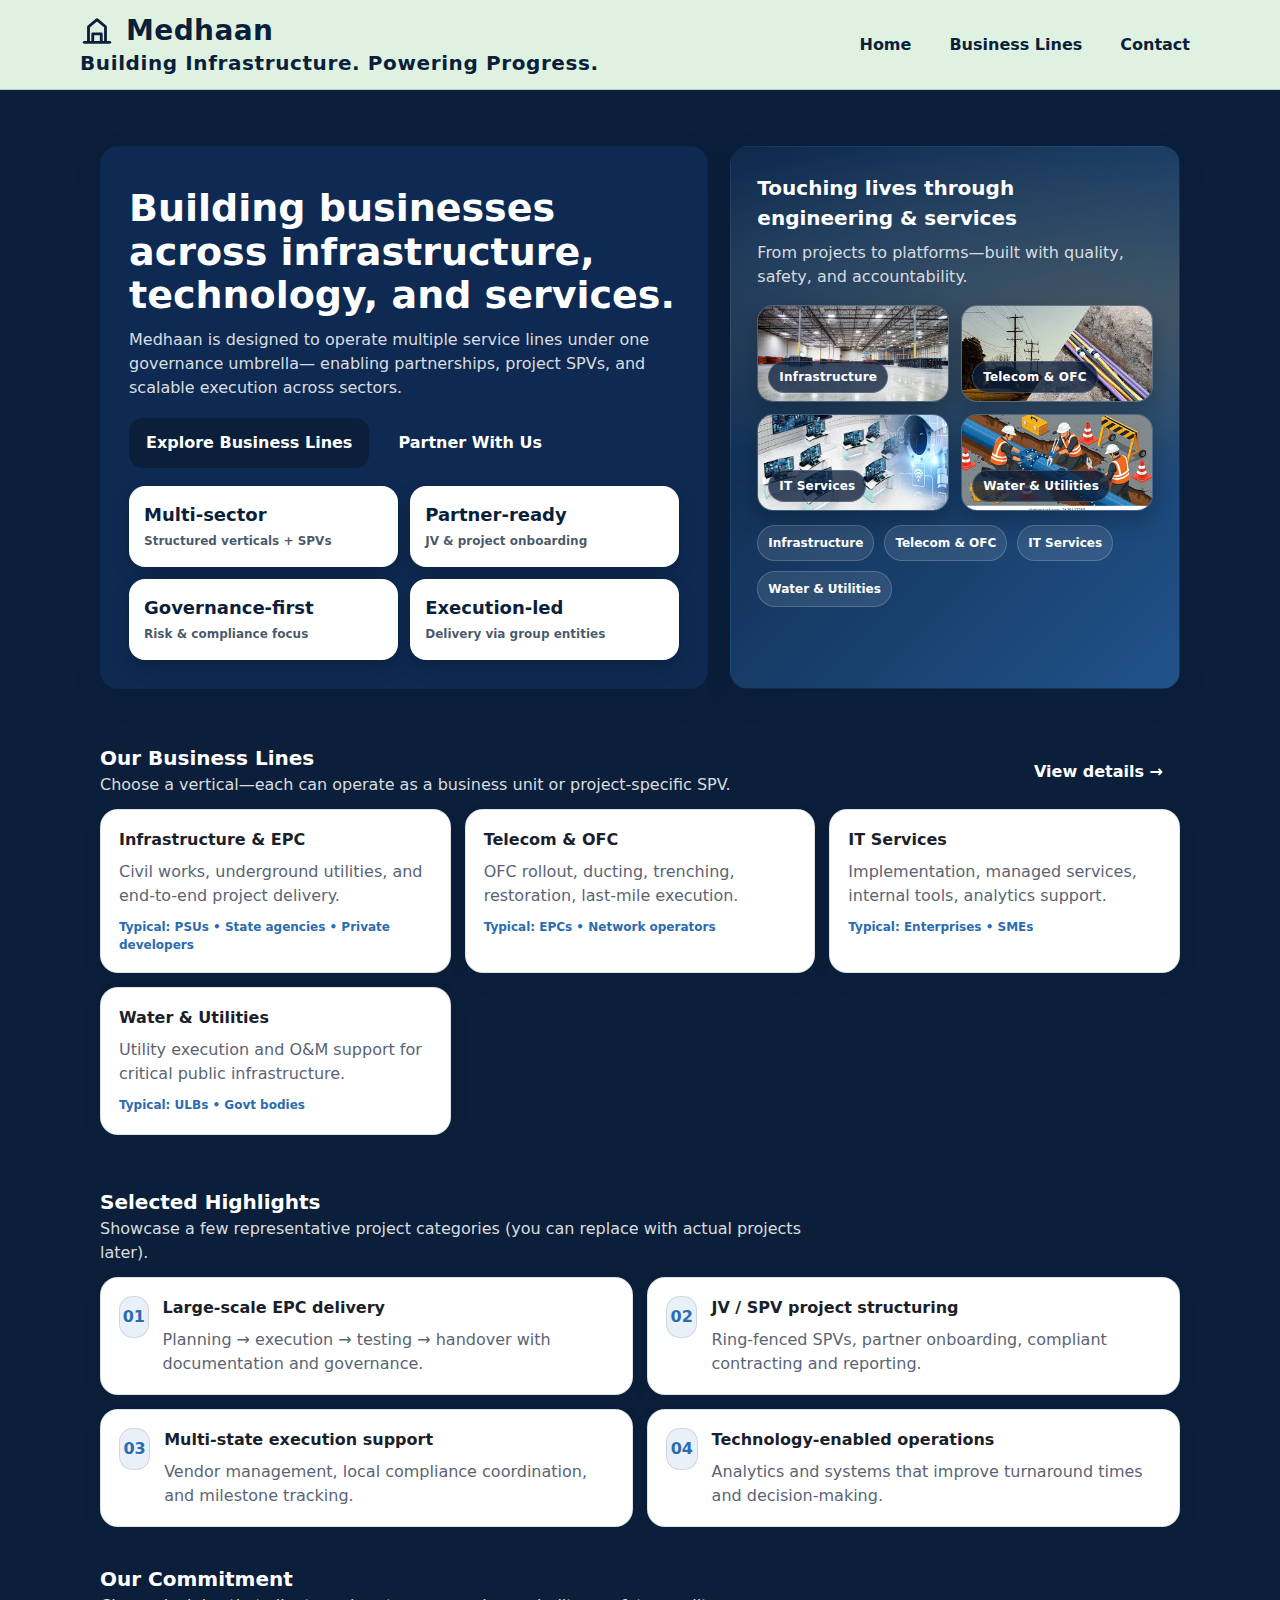
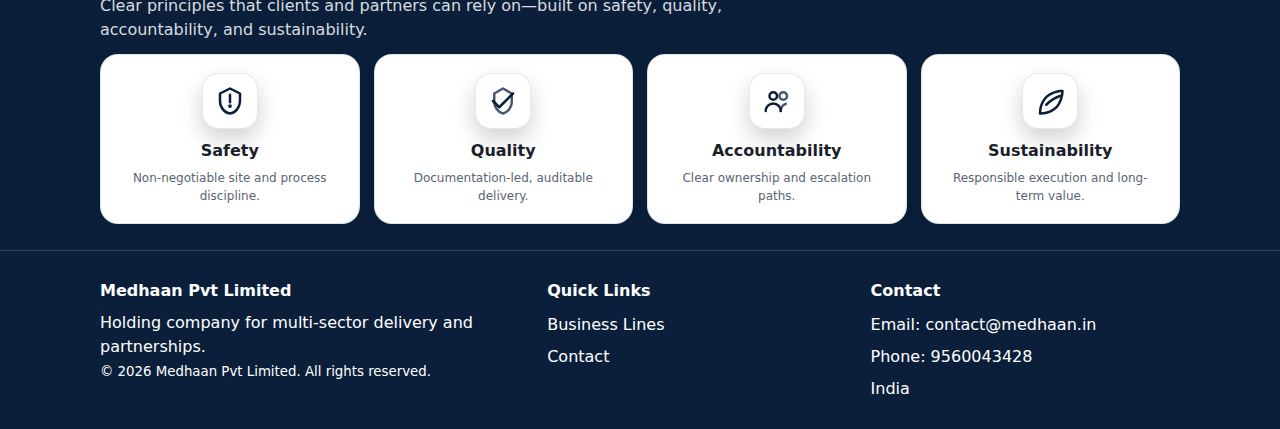
<file: index.html>
<!doctype html>
<html lang="en">
<head>
  <meta charset="utf-8"/>
  <meta name="viewport" content="width=device-width, initial-scale=1"/>
  <title>Medhaan | Multi-Sector Holding Company</title>
  <link rel="stylesheet" href="styles.css"/>
</head>

<body style="background:#0B1F3B;">

  <header class="topbar">
    <div class="container nav headerFlex">

      <!-- BRAND BLOCK (LEFT) -->
      <div class="brandWrapper">
        <div class="brandRow">
          <!-- Infrastructure icon -->
          <svg class="brandIcon" viewBox="0 0 24 24" fill="none" aria-hidden="true">
            <path d="M3 20h18" stroke="currentColor" stroke-width="2" stroke-linecap="round"/>
            <path d="M6 20V9l6-5 6 5v11" stroke="currentColor" stroke-width="2" stroke-linejoin="round"/>
            <path d="M9 20v-6h6v6" stroke="currentColor" stroke-width="2" stroke-linejoin="round"/>
          </svg>

          <div class="brandTitle">Medhaan</div>
        </div>

        <!-- TAGLINE DIRECTLY UNDER TITLE -->
        <div class="brandTagline">
          Building Infrastructure. Powering Progress.
        </div>
      </div>

      <!-- NAVIGATION (RIGHT) -->
      <nav class="menu" aria-label="Primary">
        <a href="index.html">Home</a>
        <a href="business.html">Business Lines</a>
        <a href="contact.html">Contact</a>
      </nav>

    </div>
  </header>

  <main>
    <section class="hero">
      <div class="container heroGrid">

        <div class="heroCard" style="background:#0E2A52; color:white;">

          <h1 style="color:white;">
            Building businesses across infrastructure, technology, and services.
          </h1>

          <p class="lead" style="color:rgba(255,255,255,0.85);">
            Medhaan is designed to operate multiple service lines under one governance umbrella—
            enabling partnerships, project SPVs, and scalable execution across sectors.
          </p>

          <div class="ctaRow">
            <a class="btn primary" href="business.html">Explore Business Lines</a>
            <a class="btn ghost" href="contact.html">Partner With Us</a>
          </div>

          <div class="heroStats" aria-label="Highlights">
            <div class="stat"><b>Multi-sector</b><span>Structured verticals + SPVs</span></div>
            <div class="stat"><b>Partner-ready</b><span>JV & project onboarding</span></div>
            <div class="stat"><b>Governance-first</b><span>Risk & compliance focus</span></div>
            <div class="stat"><b>Execution-led</b><span>Delivery via group entities</span></div>
          </div>
        </div>

        <!-- RIGHT SECTION (LOCAL IMAGES) -->
        <aside class="sideImage">
          <div>
            <h2>Touching lives through engineering & services</h2>
            <p>From projects to platforms—built with quality, safety, and accountability.</p>

            <!-- ✅ Local image grid (MD/images) -->
            <div class="sectorGrid" aria-label="Sector snapshots">

              <div class="sectorItem">
                <img src="infra.jpg" alt="Infrastructure"/>
                <span>Infrastructure</span>
              </div>

              <div class="sectorItem">
                <img src="telecom.jpg" alt="Telecom and OFC"/>
                <span>Telecom &amp; OFC</span>
              </div>

              <div class="sectorItem">
                <img src="it.jpg" alt="IT Services"/>
                <span>IT Services</span>
              </div>

              <div class="sectorItem">
                <img src="water.jpg" alt="Water and Utilities"/>
                <span>Water &amp; Utilities</span>
              </div>

            </div>

            <!-- Pills stay below (removed Power & Renewables + Manufacturing) -->
            <div class="pillRow" aria-label="Example sectors">
              <span class="pill">Infrastructure</span>
              <span class="pill">Telecom &amp; OFC</span>
              <span class="pill">IT Services</span>
              <span class="pill">Water &amp; Utilities</span>
            </div>

          </div>

          
        </aside>

      </div>
    </section>

    <section class="section" id="verticals">
      <div class="container">

        <div class="sectionHeader" style="color:white;">
          <div>
            <h3 style="color:white;">Our Business Lines</h3>
            <p style="color:rgba(255,255,255,0.85);">
              Choose a vertical—each can operate as a business unit or project-specific SPV.
            </p>
          </div>
          <a class="btn ghost" href="business.html">View details →</a>
        </div>

        <div class="grid">
          <div class="card">
            <h4>Infrastructure & EPC</h4>
            <p>Civil works, underground utilities, and end-to-end project delivery.</p>
            <div class="tag">Typical: PSUs • State agencies • Private developers</div>
          </div>

          <!-- ✅ Removed Power & Renewables -->

          <div class="card">
            <h4>Telecom & OFC</h4>
            <p>OFC rollout, ducting, trenching, restoration, last-mile execution.</p>
            <div class="tag">Typical: EPCs • Network operators</div>
          </div>

          <div class="card">
            <h4>IT Services</h4>
            <p>Implementation, managed services, internal tools, analytics support.</p>
            <div class="tag">Typical: Enterprises • SMEs</div>
          </div>

          <!-- ✅ Removed Manufacturing & Supply -->

          <div class="card">
            <h4>Water & Utilities</h4>
            <p>Utility execution and O&amp;M support for critical public infrastructure.</p>
            <div class="tag">Typical: ULBs • Govt bodies</div>
          </div>
        </div>

      </div>
    </section>

    <section class="section">
      <div class="container">

        <div class="sectionHeader" style="color:white;">
          <div>
            <h3 style="color:white;">Selected Highlights</h3>
            <p style="color:rgba(255,255,255,0.85);">
              Showcase a few representative project categories (you can replace with actual projects later).
            </p>
          </div>
        </div>

        <div class="projects">
          <div class="card project">
            <div class="badge">01</div>
            <div>
              <h4>Large-scale EPC delivery</h4>
              <p>Planning → execution → testing → handover with documentation and governance.</p>
            </div>
          </div>
          <div class="card project">
            <div class="badge">02</div>
            <div>
              <h4>JV / SPV project structuring</h4>
              <p>Ring-fenced SPVs, partner onboarding, compliant contracting and reporting.</p>
            </div>
          </div>
          <div class="card project">
            <div class="badge">03</div>
            <div>
              <h4>Multi-state execution support</h4>
              <p>Vendor management, local compliance coordination, and milestone tracking.</p>
            </div>
          </div>
          <div class="card project">
            <div class="badge">04</div>
            <div>
              <h4>Technology-enabled operations</h4>
              <p>Analytics and systems that improve turnaround times and decision-making.</p>
            </div>
          </div>
        </div>

        <hr class="sep"/>

        <div class="sectionHeader" style="color:white;">
          <div>
            <h3 style="color:white;">Our Commitment</h3>
            <p style="color:rgba(255,255,255,0.85);">
              Clear principles that clients and partners can rely on—built on safety, quality, accountability, and sustainability.
            </p>
          </div>
        </div>

        <div class="commitGrid">

          <div class="card commit">
            <div class="commitIconBox" aria-hidden="true">
              <!-- Safety icon -->
              <svg viewBox="0 0 24 24" fill="none">
                <path d="M12 2l8 4v6c0 5-3.5 9.5-8 10-4.5-.5-8-5-8-10V6l8-4z"
                      stroke="currentColor" stroke-width="2" stroke-linejoin="round"/>
                <path d="M12 7v6" stroke="currentColor" stroke-width="2" stroke-linecap="round"/>
                <path d="M12 16h.01" stroke="currentColor" stroke-width="3" stroke-linecap="round"/>
              </svg>
            </div>
            <b>Safety</b>
            <span>Non-negotiable site and process discipline.</span>
          </div>

          <div class="card commit">
            <div class="commitIconBox" aria-hidden="true">
              <!-- Quality icon -->
              <svg viewBox="0 0 24 24" fill="none">
                <path d="M20 6l-11 11-5-5" stroke="currentColor" stroke-width="2" stroke-linecap="round" stroke-linejoin="round"/>
                <path d="M12 2l7 4v7c0 4-3 8-7 9-4-1-7-5-7-9V6l7-4z"
                      stroke="currentColor" stroke-width="2" stroke-linejoin="round" opacity="0.75"/>
              </svg>
            </div>
            <b>Quality</b>
            <span>Documentation-led, auditable delivery.</span>
          </div>

          <div class="card commit">
            <div class="commitIconBox" aria-hidden="true">
              <!-- Accountability icon -->
              <svg viewBox="0 0 24 24" fill="none">
                <path d="M9 11a3 3 0 1 0 0-6 3 3 0 0 0 0 6z" stroke="currentColor" stroke-width="2"/>
                <path d="M17 11a3 3 0 1 0 0-6 3 3 0 0 0 0 6z" stroke="currentColor" stroke-width="2" opacity="0.75"/>
                <path d="M3 20c0-3.3 2.7-6 6-6s6 2.7 6 6" stroke="currentColor" stroke-width="2" stroke-linecap="round"/>
                <path d="M15 20c0-2.6 1.6-4.8 4-5.7" stroke="currentColor" stroke-width="2" stroke-linecap="round" opacity="0.75"/>
              </svg>
            </div>
            <b>Accountability</b>
            <span>Clear ownership and escalation paths.</span>
          </div>

          <div class="card commit">
            <div class="commitIconBox" aria-hidden="true">
              <!-- Sustainability icon -->
              <svg viewBox="0 0 24 24" fill="none">
                <path d="M20 4s-8 1-12 6-4 12-4 12 7 0 12-4 6-12 6-14z"
                      stroke="currentColor" stroke-width="2" stroke-linejoin="round"/>
                <path d="M9 15c2-2 5-5 11-7" stroke="currentColor" stroke-width="2" stroke-linecap="round"/>
              </svg>
            </div>
            <b>Sustainability</b>
            <span>Responsible execution and long-term value.</span>
          </div>

        </div>

      </div>
    </section>
  </main>

  <footer class="footer">
    <div class="container footerGrid">
      <div>
        <b>Medhaan Pvt Limited</b>
        <p style="margin:8px 0 0">Holding company for multi-sector delivery and partnerships.</p>
        <small>© <span id="year"></span> Medhaan Pvt Limited. All rights reserved.</small>
      </div>
      <div>
        <b>Quick Links</b>
        <div style="display:grid;gap:8px;margin-top:10px">
          <a href="business.html">Business Lines</a>
          <a href="contact.html">Contact</a>
        </div>
      </div>
      <div>
        <b>Contact</b>
        <div style="display:grid;gap:8px;margin-top:10px">
          <span>Email: contact@medhaan.in</span>
          <span>Phone: 9560043428</span>
          <span>India</span>
        </div>
      </div>
    </div>
  </footer>

  <script src="app.js"></script>
  <script>document.getElementById("year").textContent = new Date().getFullYear();</script>
</body>
</html>
</file>
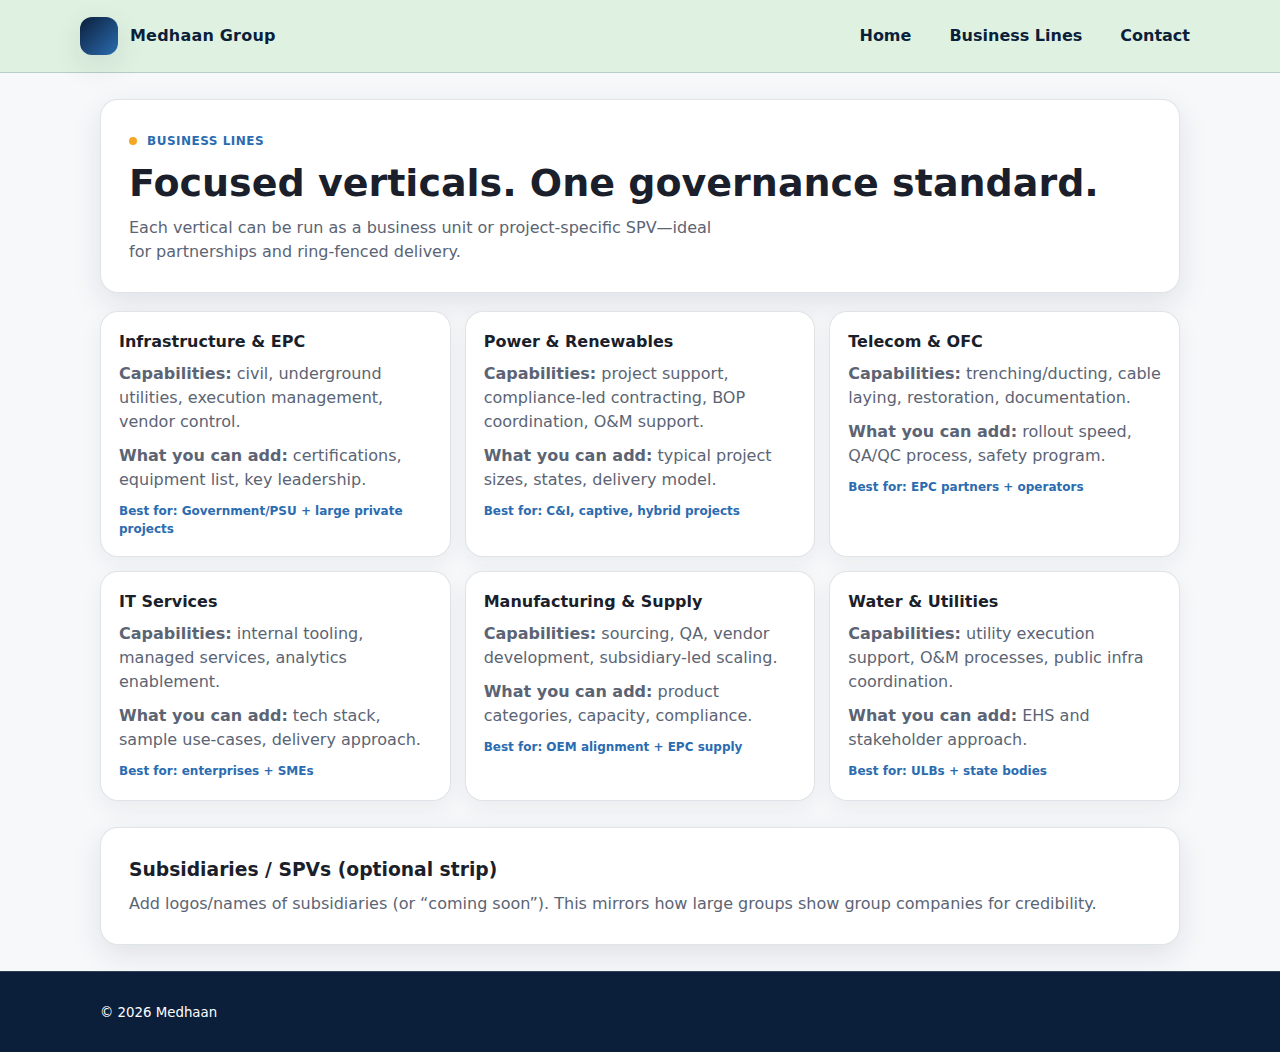
<file: business.html>
<!doctype html>
<html lang="en">
<head>
  <meta charset="utf-8"/>
  <meta name="viewport" content="width=device-width, initial-scale=1"/>
  <title>Business Lines | Medhaan Group</title>
  <link rel="stylesheet" href="styles.css"/>
</head>
<body>
  <header class="topbar">
    <div class="container nav">
      <a class="brand" href="index.html">
        <div class="logo" aria-hidden="true"></div>
        <div>Medhaan Group</div>
      </a>
      <nav class="menu" aria-label="Primary">
        <a href="index.html">Home</a>
        <a href="business.html">Business Lines</a>
        <a href="contact.html">Contact</a>
      </nav>
    </div>
  </header>

  <main class="section">
    <div class="container">
      <div class="heroCard">
        <div class="kicker"><span class="kickerDot"></span> Business lines</div>
        <h1 style="margin-top:10px">Focused verticals. One governance standard.</h1>
        <p class="lead">Each vertical can be run as a business unit or project-specific SPV—ideal for partnerships and ring-fenced delivery.</p>
      </div>

      <div class="section" style="padding-top:18px">
        <div class="grid">
          <div class="card">
            <h4>Infrastructure & EPC</h4>
            <p><b>Capabilities:</b> civil, underground utilities, execution management, vendor control.</p>
            <p style="margin-top:10px"><b>What you can add:</b> certifications, equipment list, key leadership.</p>
            <div class="tag">Best for: Government/PSU + large private projects</div>
          </div>

          <div class="card">
            <h4>Power & Renewables</h4>
            <p><b>Capabilities:</b> project support, compliance-led contracting, BOP coordination, O&amp;M support.</p>
            <p style="margin-top:10px"><b>What you can add:</b> typical project sizes, states, delivery model.</p>
            <div class="tag">Best for: C&amp;I, captive, hybrid projects</div>
          </div>

          <div class="card">
            <h4>Telecom & OFC</h4>
            <p><b>Capabilities:</b> trenching/ducting, cable laying, restoration, documentation.</p>
            <p style="margin-top:10px"><b>What you can add:</b> rollout speed, QA/QC process, safety program.</p>
            <div class="tag">Best for: EPC partners + operators</div>
          </div>

          <div class="card">
            <h4>IT Services</h4>
            <p><b>Capabilities:</b> internal tooling, managed services, analytics enablement.</p>
            <p style="margin-top:10px"><b>What you can add:</b> tech stack, sample use-cases, delivery approach.</p>
            <div class="tag">Best for: enterprises + SMEs</div>
          </div>

          <div class="card">
            <h4>Manufacturing & Supply</h4>
            <p><b>Capabilities:</b> sourcing, QA, vendor development, subsidiary-led scaling.</p>
            <p style="margin-top:10px"><b>What you can add:</b> product categories, capacity, compliance.</p>
            <div class="tag">Best for: OEM alignment + EPC supply</div>
          </div>

          <div class="card">
            <h4>Water & Utilities</h4>
            <p><b>Capabilities:</b> utility execution support, O&amp;M processes, public infra coordination.</p>
            <p style="margin-top:10px"><b>What you can add:</b> EHS and stakeholder approach.</p>
            <div class="tag">Best for: ULBs + state bodies</div>
          </div>
        </div>
      </div>

      <div class="heroCard">
        <h3 style="margin:0 0 8px">Subsidiaries / SPVs (optional strip)</h3>
        <p class="lead" style="max-width:none">
          Add logos/names of subsidiaries (or “coming soon”). This mirrors how large groups show group companies for credibility.
        </p>
      </div>
    </div>
  </main>

  <footer class="footer">
    <div class="container">
      <small>© <span id="year"></span> Medhaan</small>
    </div>
  </footer>

  <script>document.getElementById("year").textContent = new Date().getFullYear();</script>
</body>
</html>
</file>
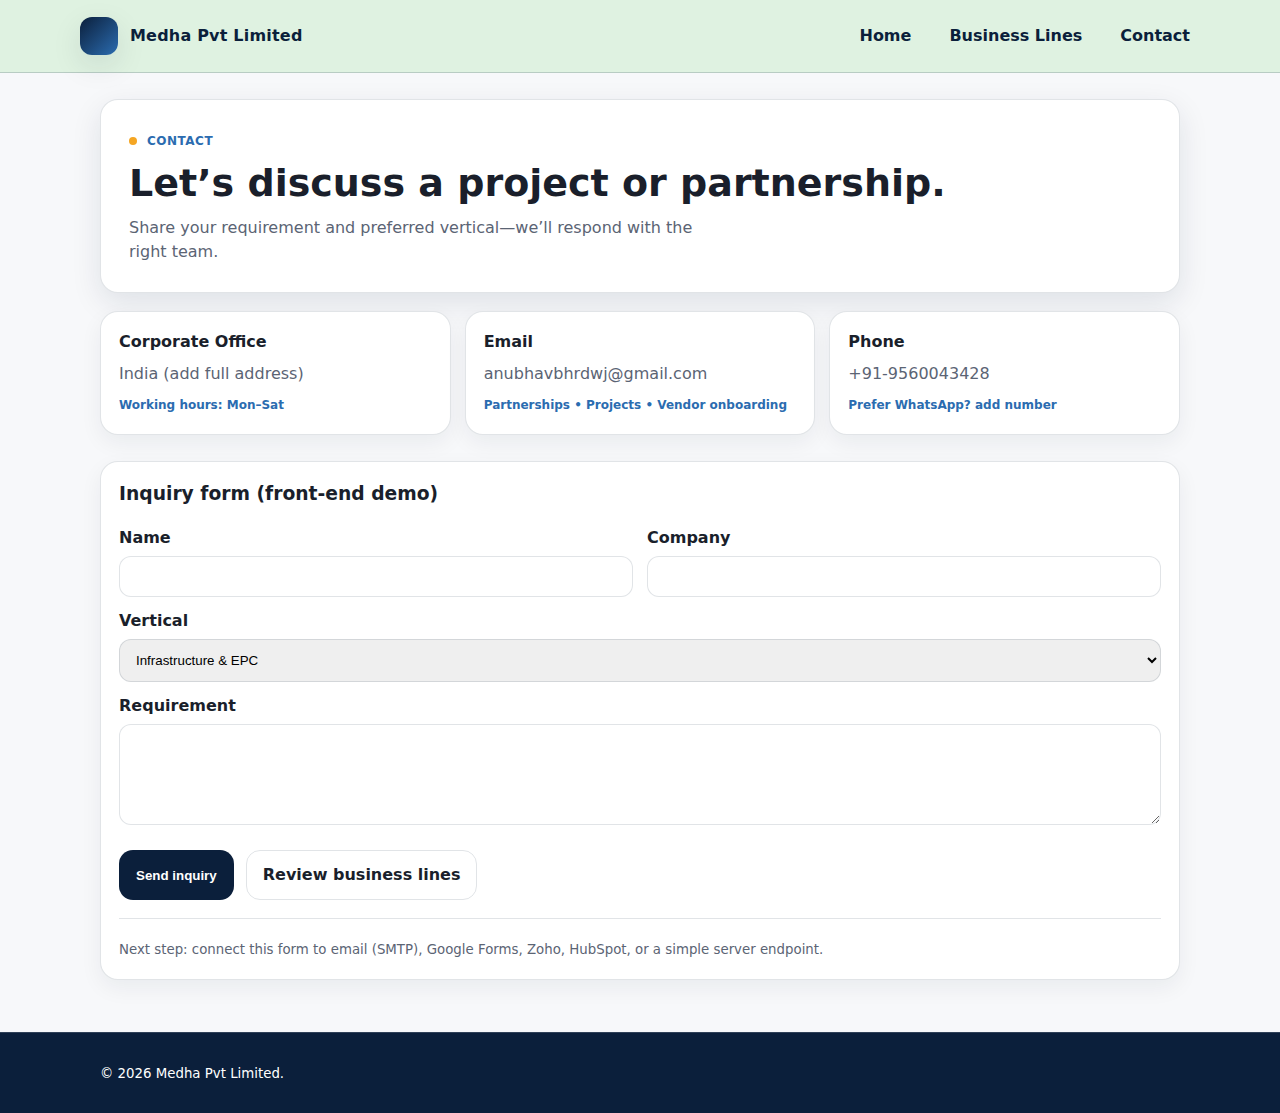
<file: contact.html>
<!doctype html>
<html lang="en">
<head>
  <meta charset="utf-8"/>
  <meta name="viewport" content="width=device-width, initial-scale=1"/>
  <title>Contact | Medha Pvt Limited</title>
  <link rel="stylesheet" href="styles.css"/>
</head>
<body>
  <header class="topbar">
    <div class="container nav">
      <a class="brand" href="index.html">
        <div class="logo" aria-hidden="true"></div>
        <div>Medha Pvt Limited</div>
      </a>
      <nav class="menu" aria-label="Primary">
        <a href="index.html">Home</a>
        <a href="business.html">Business Lines</a>
        <a href="contact.html">Contact</a>
      </nav>
    </div>
  </header>

  <main class="section">
    <div class="container">
      <div class="heroCard">
        <div class="kicker"><span class="kickerDot"></span> Contact</div>
        <h1 style="margin-top:10px">Let’s discuss a project or partnership.</h1>
        <p class="lead">Share your requirement and preferred vertical—we’ll respond with the right team.</p>
      </div>

      <div class="section" style="padding-top:18px">
        <div class="grid">
          <div class="card">
            <h4>Corporate Office</h4>
            <p>India (add full address)</p>
            <div class="tag">Working hours: Mon–Sat</div>
          </div>
          <div class="card">
            <h4>Email</h4>
            <p>anubhavbhrdwj@gmail.com</p>
            <div class="tag">Partnerships • Projects • Vendor onboarding</div>
          </div>
          <div class="card">
            <h4>Phone</h4>
            <p>+91-9560043428</p>
            <div class="tag">Prefer WhatsApp? add number</div>
          </div>
        </div>
      </div>

      <div class="section" style="padding-top:0">
        <div class="card">
          <h3 style="margin-top:0">Inquiry form (front-end demo)</h3>
          <form onsubmit="event.preventDefault(); alert('Thanks! Form demo only—connect to email/CRM later.');">
            <div class="grid" style="grid-template-columns:1fr 1fr">
              <div>
                <label><b>Name</b><br/>
                  <input required style="width:100%;padding:12px;border-radius:12px;border:1px solid var(--border);margin-top:6px" />
                </label>
              </div>
              <div>
                <label><b>Company</b><br/>
                  <input style="width:100%;padding:12px;border-radius:12px;border:1px solid var(--border);margin-top:6px" />
                </label>
              </div>
            </div>

            <div style="margin-top:12px">
              <label><b>Vertical</b><br/>
                <select style="width:100%;padding:12px;border-radius:12px;border:1px solid var(--border);margin-top:6px">
                  <option>Infrastructure & EPC</option>
                  <option>Power & Renewables</option>
                  <option>Telecom & OFC</option>
                  <option>IT Services</option>
                  <option>Manufacturing & Supply</option>
                  <option>Water & Utilities</option>
                </select>
              </label>
            </div>

            <div style="margin-top:12px">
              <label><b>Requirement</b><br/>
                <textarea required rows="5" style="width:100%;padding:12px;border-radius:12px;border:1px solid var(--border);margin-top:6px"></textarea>
              </label>
            </div>

            <div class="ctaRow">
              <button class="btn primary" type="submit">Send inquiry</button>
              <a class="btn ghost" href="business.html">Review business lines</a>
            </div>
          </form>

          <hr class="sep"/>
          <small>Next step: connect this form to email (SMTP), Google Forms, Zoho, HubSpot, or a simple server endpoint.</small>
        </div>
      </div>
    </div>
  </main>

  <footer class="footer">
    <div class="container">
      <small>© <span id="year"></span> Medha Pvt Limited.</small>
    </div>
  </footer>

  <script>document.getElementById("year").textContent = new Date().getFullYear();</script>
</body>
</html>
</file>
<file: styles.css>
:root{
  --bg:#F7F8FA;
  --card:#FFFFFF;
  --text:#1A1F2B;
  --muted:#5B6474;
  --primary:#0B1F3B;
  --accent:#2B6CB0;
  --highlight:#F5A623;
  --border: rgba(11,31,59,.12);
  --shadow: 0 10px 30px rgba(11,31,59,.10);
  --radius: 18px;
  --max: 1120px;
}

*{box-sizing:border-box}
html,body{margin:0;padding:0}
body{
  font-family: system-ui, -apple-system, Segoe UI, Roboto, Arial, sans-serif;
  background:var(--bg);
  color:var(--text);
  line-height:1.5;
}

a{color:inherit;text-decoration:none}
.container{max-width:var(--max);margin:0 auto;padding:0 20px}

.topbar{
  position:sticky; top:0; z-index:50;
  background: rgba(247,248,250,.85);
  backdrop-filter: blur(10px);
  border-bottom:1px solid var(--border);
}
.nav{
  display:flex; align-items:center; justify-content:space-between;
  padding:14px 0;
}
.brand{
  display:flex; gap:12px; align-items:center; font-weight:800; letter-spacing:.2px;
}
.logo{
  width:38px;height:38px;border-radius:12px;
  background: linear-gradient(135deg, var(--primary), var(--accent));
  box-shadow: var(--shadow);
}
.menu{display:flex; gap:18px; align-items:center; color:var(--muted); font-weight:600}
.menu a{padding:10px 10px;border-radius:12px}
.menu a:hover{background:rgba(43,108,176,.08); color:var(--text)}

.hero{
  padding:56px 0 28px;
}
.heroGrid{
  display:grid; gap:22px;
  grid-template-columns: 1.15fr .85fr;
  align-items:stretch;
}
.heroCard{
  background:var(--card);
  border:1px solid var(--border);
  border-radius:var(--radius);
  box-shadow: var(--shadow);
  padding:28px;
}
.kicker{
  display:inline-flex; gap:10px; align-items:center;
  color:var(--accent); font-weight:800; letter-spacing:.5px;
  text-transform:uppercase; font-size:12px;
}
.kickerDot{width:8px;height:8px;border-radius:999px;background:var(--highlight)}
h1{margin:12px 0 10px; font-size:38px; line-height:1.15}
.lead{margin:0; color:var(--muted); font-size:16px; max-width:58ch}

.ctaRow{display:flex; gap:12px; margin-top:18px; flex-wrap:wrap}
.btn{
  display:inline-flex; align-items:center; justify-content:center;
  padding:12px 16px; border-radius:14px; font-weight:800;
  border:1px solid transparent;
}
.btn.primary{background:var(--primary); color:white}
.btn.primary:hover{filter:brightness(1.08)}
.btn.ghost{border-color:var(--border); background:transparent}
.btn.ghost:hover{background:rgba(11,31,59,.06)}

.heroStats{
  display:grid; gap:12px;
  grid-template-columns: 1fr 1fr;
  margin-top:18px;
}
.stat{
  background:rgba(11,31,59,.04);
  border:1px solid var(--border);
  border-radius:16px;
  padding:14px;
}
.stat b{display:block; font-size:18px}
.stat span{color:var(--muted); font-weight:600; font-size:12px}

.sideImage{
  background:
    radial-gradient(1200px 400px at 20% 20%, rgba(43,108,176,.25), transparent 60%),
    radial-gradient(900px 300px at 80% 30%, rgba(245,166,35,.22), transparent 60%),
    linear-gradient(135deg, rgba(11,31,59,.88), rgba(43,108,176,.68));
  border-radius:var(--radius);
  border:1px solid var(--border);
  box-shadow: var(--shadow);
  padding:26px;
  color:white;
  display:flex; flex-direction:column; justify-content:space-between;
  min-height:260px;
}
.sideImage h2{margin:0 0 8px;font-size:20px}
.sideImage p{margin:0;color:rgba(255,255,255,.82)}
.pillRow{display:flex; gap:10px; flex-wrap:wrap; margin-top:14px}
.pill{
  padding:8px 10px;
  border:1px solid rgba(255,255,255,.18);
  border-radius:999px;
  background: rgba(255,255,255,.10);
  font-weight:700; font-size:12px;
}

.section{padding:26px 0}
.sectionHeader{
  display:flex; align-items:flex-end; justify-content:space-between; gap:16px;
  margin-bottom:12px;
}
.sectionHeader h3{margin:0; font-size:20px}
.sectionHeader p{margin:0; color:var(--muted); max-width:70ch}

.grid{
  display:grid; gap:14px;
  grid-template-columns: repeat(3, 1fr);
}
.card{
  background:var(--card);
  border:1px solid var(--border);
  border-radius:var(--radius);
  padding:18px;
  box-shadow: 0 8px 22px rgba(11,31,59,.06);
}
.card h4{margin:0 0 8px}
.card p{margin:0; color:var(--muted)}
.tag{
  display:inline-flex; gap:8px; align-items:center;
  margin-top:10px;
  font-size:12px; font-weight:800;
  color:var(--accent);
}

.projects{
  display:grid; gap:14px;
  grid-template-columns: repeat(2, 1fr);
}
.project{
  display:flex; gap:14px; align-items:flex-start;
}
.badge{
  width:42px;height:42px;border-radius:14px;
  background: rgba(43,108,176,.10);
  border:1px solid var(--border);
  display:flex; align-items:center; justify-content:center;
  font-weight:900; color:var(--accent);
}

.commitGrid{
  display:grid; gap:14px;
  grid-template-columns: repeat(4, 1fr);
}
.commit{ text-align:center; padding:18px}
.commit b{display:block; margin-top:10px}
.commit span{display:block; color:var(--muted); font-size:12px; margin-top:6px}

.footer{
  padding:28px 0;
  background:#0B1F3B;
  border-top:1px solid rgba(255,255,255,0.15);
}
.footerGrid{
  display:grid; gap:14px;
  grid-template-columns: 1.4fr 1fr 1fr;
}
small{color:var(--muted)}
hr.sep{border:0;border-top:1px solid var(--border); margin:18px 0}

@media (max-width: 920px){
  .heroGrid{grid-template-columns: 1fr}
  .grid{grid-template-columns: 1fr}
  .projects{grid-template-columns: 1fr}
  .commitGrid{grid-template-columns: 1fr 1fr}
}
@media (max-width: 520px){
  h1{font-size:30px}
  .commitGrid{grid-template-columns: 1fr}
}

/* ===== HOME BLUE THEME FIXES ===== */

/* Make top header bar light with black text */
.topbar{
  background: #E9EEF5 !important;
  border-bottom: 1px solid rgba(11,31,59,.18) !important;
}

.brand div{
  color: #0B1F3B !important;
}

.menu{
  color:#0B1F3B !important;
}
.menu a:hover{
  background: rgba(11,31,59,.06) !important;
  color:#0B1F3B !important;
}

/* Make section headings readable on blue page bg */
.sectionHeader h3{
  color: #ffffff !important;
}
.sectionHeader p{
  color: rgba(255,255,255,0.85) !important;
}

/* ===== FOOTER TEXT COLOR FIX ===== */

.footer,
.footer p,
.footer b,
.footer small,
.footer span,
.footer a {
  color: #ffffff !important;
}

/* =========================
   HERO STATS AS WHITE CARDS
========================= */
.heroCard .heroStats{
  grid-template-columns: 1fr 1fr; /* keeps 2x2 */
}

.heroCard .stat{
  background:#ffffff !important;            /* ✅ white card */
  border:1px solid rgba(255,255,255,0.35); /* subtle border */
  box-shadow: 0 8px 18px rgba(0,0,0,0.18);
  border-radius:16px;
  padding:14px;
}

.heroCard .stat b{
  color:#0B1F3B !important;   /* ✅ dark title */
  font-weight:900;
  font-size:18px;
}

.heroCard .stat span{
  color: rgba(11,31,59,0.75) !important; /* ✅ readable subtitle */
  font-weight:700;
  font-size:12px;
}

/* =========================
   HEADER BRAND STYLING
========================= */

/* Remove hover / background effects on brand */
.brandNoHover{
  text-decoration: none !important;
  background: transparent !important;
  padding: 0 !important;
  border-radius: 0 !important;
  cursor: default;
}
.brandNoHover:hover,
.brandNoHover:focus,
.brandNoHover:active{
  background: transparent !important;
  outline: none !important;
}

/* Brand typography */
.brandRow{
  display:flex;
  align-items:center;
  gap:12px;
}

.brandIcon{
  width:34px;   /* ✅ increased size */
  height:34px;
  color:#0B1F3B; /* black/navy */
}

.brandTitle{
  font-size:28px;    /* ✅ stronger title */
  font-weight:900;
  letter-spacing:0.4px;
  color:#0B1F3B;
  line-height:1.05;
}

.brandTagline{
  margin-top:6px;    /* ✅ reduced gap */
  font-size:20px;
  font-weight:900;
  letter-spacing:0.6px;
  color:#0B1F3B;      /* ✅ black */
  line-height:1.15;
}

/* ===== TOP BAR LIGHT GREEN ===== */
.topbar{
  background: #DFF2E1 !important; /* light green */
  border-bottom: 1px solid rgba(11,31,59,.18) !important;
}

/* Reduce spacing between title and tagline */
.brandTagline{
  margin-top:4px !important;
}

/* ===== COMMITMENT ICON TILES ===== */
.commitIconBox{
  width:56px;
  height:56px;
  border-radius:16px;
  background:#ffffff;
  display:flex;
  align-items:center;
  justify-content:center;
  margin:0 auto 10px;
  box-shadow: 0 10px 22px rgba(0,0,0,0.18);
  border:1px solid rgba(11,31,59,0.10);
}
.commitIconBox svg{
  width:30px;
  height:30px;
  color:#0B1F3B; /* navy icon */
}

/* ===== RIGHT PANEL IMAGE GRID ===== */
.sectorGrid{
  display:grid;
  grid-template-columns: 1fr 1fr;
  gap:12px;
  margin:16px 0 14px;
}

.sectorItem{
  position:relative;
  border-radius:16px;
  overflow:hidden;
  border:1px solid rgba(255,255,255,0.14);
  box-shadow: 0 10px 22px rgba(0,0,0,0.22);
  background: rgba(255,255,255,0.06);
}

.sectorItem img{
  width:100%;
  height:95px;
  object-fit:cover;
  display:block;
  filter: contrast(1.05) saturate(1.05);
}

.sectorItem span{
  position:absolute;
  left:10px;
  bottom:8px;
  padding:6px 10px;
  border-radius:999px;
  background: rgba(11,31,59,0.78);
  color:#fff;
  font-weight:800;
  font-size:12px;
  letter-spacing:0.2px;
  border:1px solid rgba(255,255,255,0.18);
}

/* =========================
   RESPONSIVE (MOBILE/TABLET)
========================= */

/* Prevent horizontal overflow on small screens */
html, body { overflow-x: hidden; }

/* Header responsiveness */
@media (max-width: 820px) {
  .headerFlex{
    flex-direction: column;
    align-items: flex-start;
    gap: 10px;
  }

  .brandWrapper{
    width: 100%;
  }

  .menu{
    width: 100%;
    display: flex;
    flex-wrap: wrap;
    gap: 10px;
    justify-content: flex-start;
  }

  .menu a{
    padding: 10px 12px;
    border-radius: 10px;
  }

  .brandTitle{
    font-size: 24px;
    line-height: 1.1;
  }

  .brandTagline{
    font-size: 16px;
    line-height: 1.2;
  }
}

/* Hero layout responsiveness */
@media (max-width: 980px) {
  .heroGrid{
    grid-template-columns: 1fr !important; /* stack left & right */
    gap: 16px !important;
  }

  .heroCard, .sideImage{
    width: 100%;
  }

  .heroCard h1{
    font-size: 34px;
  }
}

/* Right panel images: 2 columns -> 1 column on mobile */
@media (max-width: 520px) {
  .sectorGrid{
    grid-template-columns: 1fr !important;
  }

  .sectorItem img{
    height: 120px;
  }

  .heroStats{
    grid-template-columns: 1fr !important; /* 2x2 -> 1 per row */
  }
}
</file>
